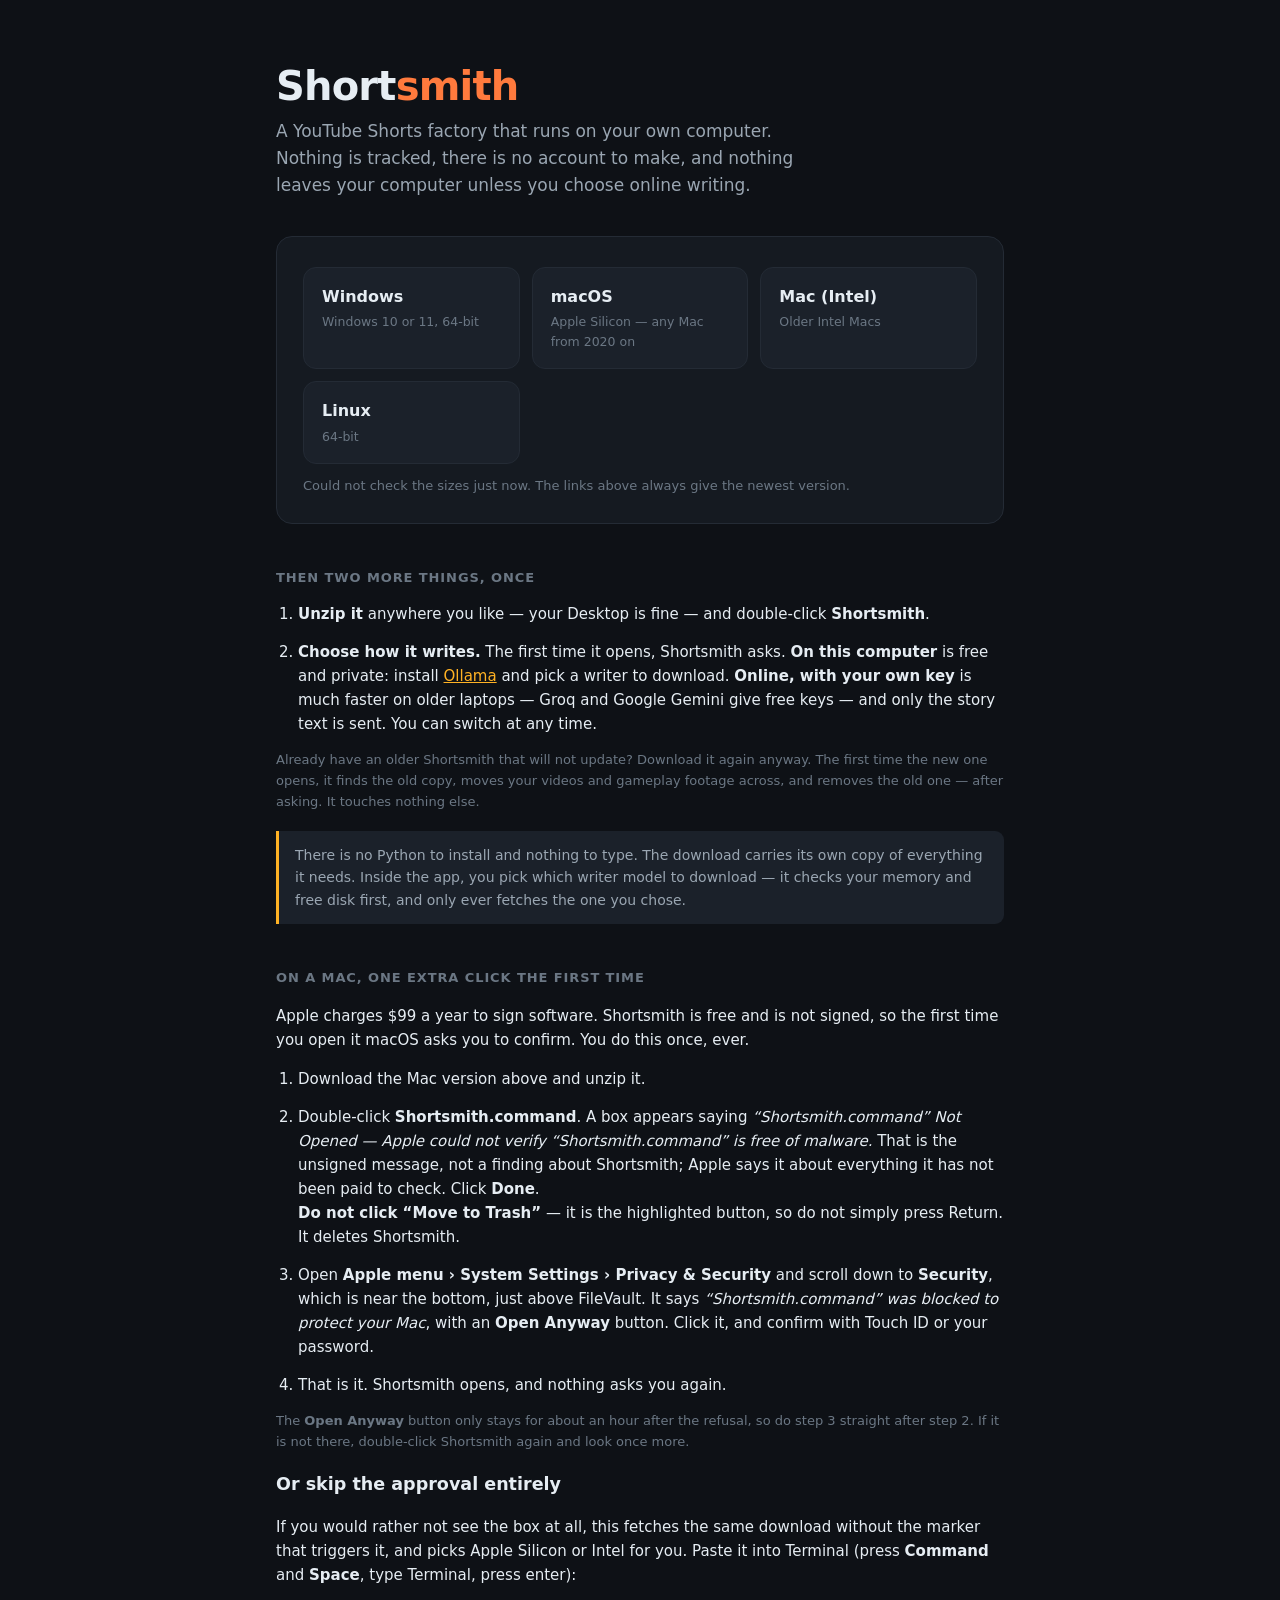
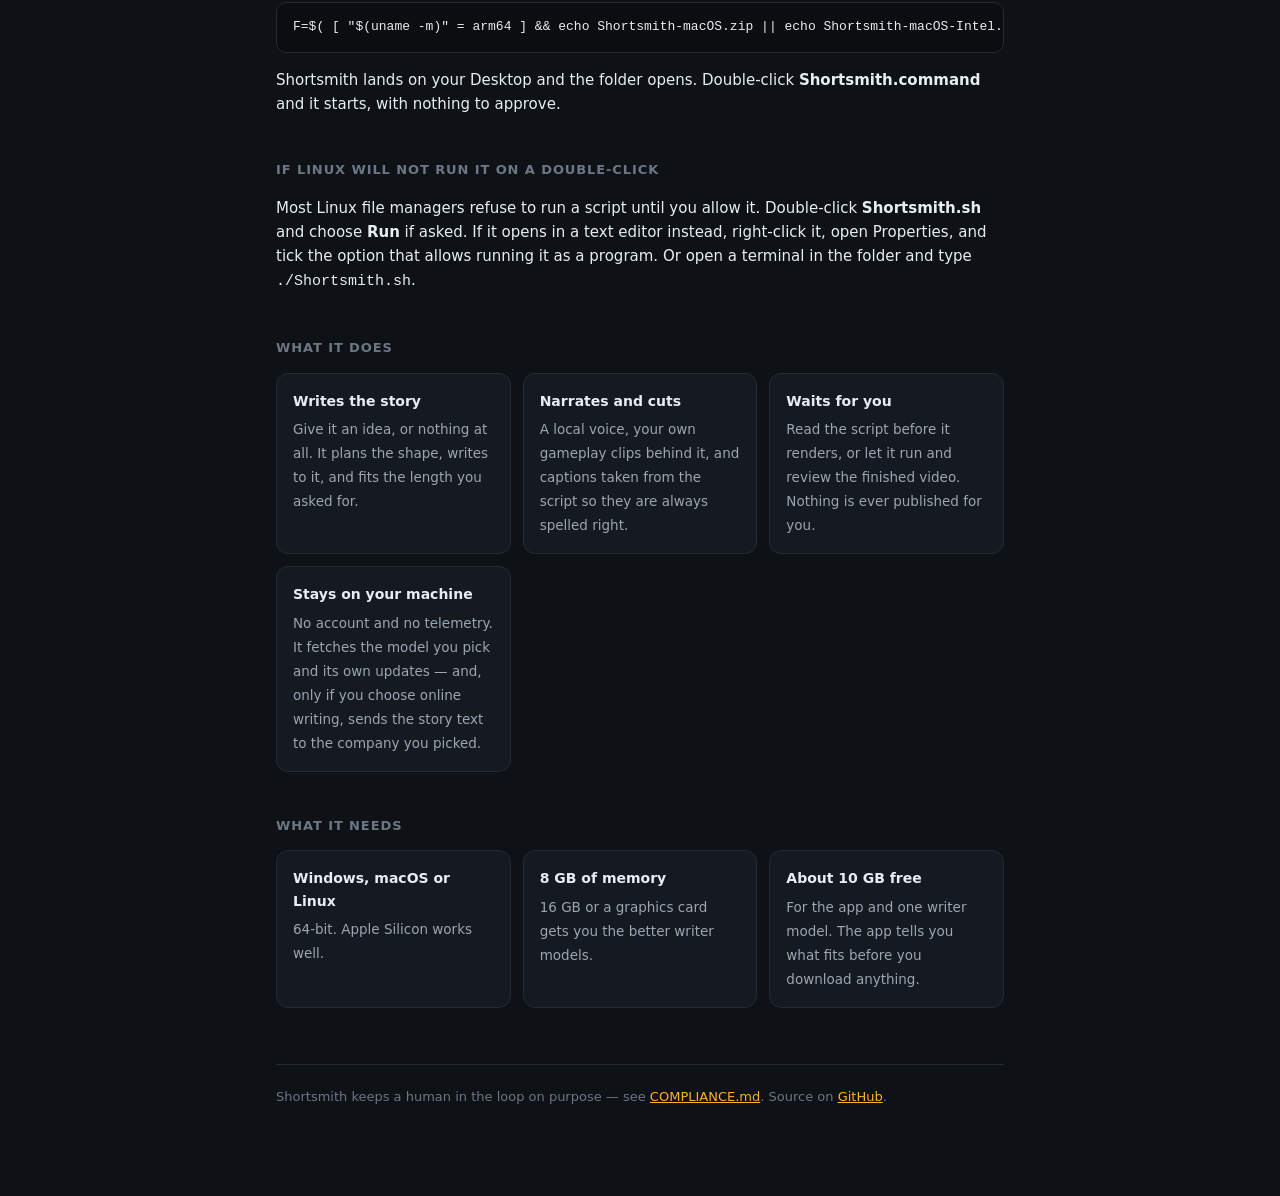
<file: docs/index.html>
<!doctype html>
<html lang="en">
<head>
<meta charset="utf-8">
<meta name="viewport" content="width=device-width, initial-scale=1">
<title>Shortsmith</title>
<meta name="description" content="A YouTube Shorts factory that runs entirely on your own computer.">
<style>
  :root{
    --bg:#0e1116; --panel:#151a21; --panel2:#1b212a; --line:#242b35;
    --txt:#e6edf3; --dim:#9aa6b2; --faint:#6b7784;
    --accent:#ff7a3d; --accent2:#ffb224; --ok:#3fb950;
  }
  *{box-sizing:border-box}
  html,body{margin:0;padding:0}
  body{background:var(--bg);color:var(--txt);
    font:15px/1.6 system-ui,-apple-system,"Segoe UI",Roboto,Helvetica,Arial,sans-serif;
    -webkit-font-smoothing:antialiased}
  .wrap{max-width:760px;margin:0 auto;padding:64px 16px 90px}
  h1{font-size:40px;line-height:1.1;letter-spacing:-.8px;margin:0 0 10px;font-weight:750}
  h1 span{color:var(--accent)}
  .tag{font-size:17px;color:var(--dim);margin:0 0 36px;max-width:50ch}
  .card{background:var(--panel);border:1px solid var(--line);border-radius:16px;padding:26px}
  .btn{display:inline-flex;align-items:center;gap:10px;background:var(--accent);
    color:#140a04;border:0;border-radius:11px;padding:15px 26px;font-size:16.5px;
    font-weight:700;text-decoration:none;cursor:pointer;transition:filter .15s}
  .btn:hover{filter:brightness(1.08)}
  .btn.ghost{background:var(--panel2);color:var(--txt);border:1px solid var(--line);
    font-size:14px;font-weight:600;padding:11px 18px}
  .meta{font-size:13px;color:var(--faint);margin-top:12px}
  .small{font-size:13px;color:var(--faint)}
  .others{margin-top:20px;display:flex;flex-wrap:wrap;gap:9px}
  /* Four downloads of equal weight. The previous layout gave one platform a
     large button and demoted the rest to small links underneath, which made
     three of the four look like afterthoughts. */
  .picks{display:grid;grid-template-columns:repeat(auto-fit,minmax(215px,1fr));
    gap:12px;margin:4px 0 2px}
  .pick{display:flex;flex-direction:column;gap:3px;background:var(--panel2);
    border:1px solid var(--line);border-radius:13px;padding:16px 18px;
    text-decoration:none;color:var(--txt);transition:border-color .15s,transform .15s}
  .pick:hover{border-color:var(--accent);transform:translateY(-1px)}
  .pick b{font-size:16px;font-weight:700}
  .pick span{font-size:12.5px;color:var(--faint)}
  .pick em{color:var(--accent);font-weight:600;font-size:11.5px;font-style:normal;
    letter-spacing:.3px;text-transform:uppercase}
  h2{font-size:13px;text-transform:uppercase;letter-spacing:.9px;color:var(--faint);
    margin:44px 0 14px;font-weight:650}
  ol{padding-left:22px;margin:0}
  ol li{margin-bottom:14px}
  ol li b{color:var(--txt)}
  .note{background:var(--panel2);border-left:3px solid var(--accent2);
    border-radius:0 9px 9px 0;padding:13px 16px;font-size:14px;color:var(--dim);margin-top:18px}
  .grid{display:grid;grid-template-columns:repeat(auto-fit,minmax(210px,1fr));gap:12px;margin-top:6px}
  .f{background:var(--panel);border:1px solid var(--line);border-radius:12px;padding:16px}
  .f b{display:block;font-size:14px;margin-bottom:5px}
  .f span{font-size:13.5px;color:var(--dim)}
  a{color:var(--accent2)}
  footer{margin-top:56px;padding-top:22px;border-top:1px solid var(--line);
    font-size:13px;color:var(--faint)}
  @media (max-width:560px){ h1{font-size:31px} .wrap{padding:40px 16px 70px} }
</style>
</head>
<body>
<div class="wrap">

  <h1>Short<span>smith</span></h1>
  <p class="tag">A YouTube Shorts factory that runs on your own computer.
    Nothing is tracked, there is no account to make, and nothing leaves your
    computer unless you choose online writing.</p>

  <div class="card">
    <div class="picks" id="picks"></div>
    <div class="meta" id="meta">Loading the downloads&hellip;</div>
  </div>

  <h2>Then two more things, once</h2>
  <ol>
    <li><b>Unzip it</b> anywhere you like &mdash; your Desktop is fine &mdash; and
      double-click <b>Shortsmith</b>.</li>
    <li><b>Choose how it writes.</b> The first time it opens, Shortsmith asks.
      <b>On this computer</b> is free and private: install
      <a href="https://ollama.com/download" rel="noopener">Ollama</a> and pick a
      writer to download. <b>Online, with your own key</b> is much faster on older
      laptops &mdash; Groq and Google Gemini give free keys &mdash; and only the story
      text is sent. You can switch at any time.</li>
  </ol>
  <p class="small">
    Already have an older Shortsmith that will not update? Download it again
    anyway. The first time the new one opens, it finds the old copy, moves your
    videos and gameplay footage across, and removes the old one &mdash; after
    asking. It touches nothing else.
  </p>

  <div class="note">
    There is no Python to install and nothing to type. The download carries its
    own copy of everything it needs. Inside the app, you pick which writer model
    to download &mdash; it checks your memory and free disk first, and only ever
    fetches the one you chose.
  </div>

  <!-- These steps are deliberately here and not only inside the download. If
       macOS refuses to open anything in the folder, a note inside that folder
       is no use; this page always opens. -->
  <h2 id="mac-blocked">On a Mac, one extra click the first time</h2>
  <p>
    Apple charges $99 a year to sign software. Shortsmith is free and is not
    signed, so the first time you open it macOS asks you to confirm. You do
    this once, ever.
  </p>
  <ol>
    <li>Download the Mac version above and unzip it.</li>
    <li>Double-click <b>Shortsmith.command</b>. A box appears saying
      <i>&ldquo;Shortsmith.command&rdquo; Not Opened &mdash; Apple could not
      verify &ldquo;Shortsmith.command&rdquo; is free of malware.</i> That is
      the unsigned message, not a finding about Shortsmith; Apple says it
      about everything it has not been paid to check. Click <b>Done</b>.
      <br><b>Do not click &ldquo;Move to Trash&rdquo;</b> &mdash; it is the
      highlighted button, so do not simply press Return. It deletes
      Shortsmith.</li>
    <li>Open <b>Apple menu &rsaquo; System Settings &rsaquo; Privacy &amp;
      Security</b> and scroll down to <b>Security</b>, which is near the
      bottom, just above FileVault. It says
      <i>&ldquo;Shortsmith.command&rdquo; was blocked to protect your Mac</i>,
      with an <b>Open Anyway</b> button. Click it, and confirm with Touch ID
      or your password.</li>
    <li>That is it. Shortsmith opens, and nothing asks you again.</li>
  </ol>
  <p class="small">
    The <b>Open Anyway</b> button only stays for about an hour after the
    refusal, so do step 3 straight after step 2. If it is not there,
    double-click Shortsmith again and look once more.
  </p>

  <h3>Or skip the approval entirely</h3>
  <p>
    If you would rather not see the box at all, this fetches the same download
    without the marker that triggers it, and picks Apple Silicon or Intel for
    you. Paste it into Terminal (press <b>Command</b> and <b>Space</b>, type
    Terminal, press enter):
  </p>
  <pre style="background:#0c0d10;border:1px solid #262a33;border-radius:10px;
              padding:14px 16px;overflow-x:auto;font-size:13px;line-height:1.6"><code>F=$( [ "$(uname -m)" = arm64 ] &amp;&amp; echo Shortsmith-macOS.zip || echo Shortsmith-macOS-Intel.zip ); curl -fL -o ~/Downloads/Shortsmith.zip "https://github.com/Onrynx/ShortSmith/releases/latest/download/$F" &amp;&amp; unzip -qo ~/Downloads/Shortsmith.zip -d ~/Desktop &amp;&amp; open ~/Desktop/Shortsmith</code></pre>
  <p>
    Shortsmith lands on your Desktop and the folder opens. Double-click
    <b>Shortsmith.command</b> and it starts, with nothing to approve.
  </p>

  <h2 id="linux-blocked">If Linux will not run it on a double-click</h2>
  <p>
    Most Linux file managers refuse to run a script until you allow it.
    Double-click <b>Shortsmith.sh</b> and choose <b>Run</b> if asked. If it
    opens in a text editor instead, right-click it, open Properties, and tick
    the option that allows running it as a program. Or open a terminal in the
    folder and type <code>./Shortsmith.sh</code>.
  </p>

  <h2>What it does</h2>
  <div class="grid">
    <div class="f"><b>Writes the story</b><span>Give it an idea, or nothing at all.
      It plans the shape, writes to it, and fits the length you asked for.</span></div>
    <div class="f"><b>Narrates and cuts</b><span>A local voice, your own gameplay
      clips behind it, and captions taken from the script so they are always spelled right.</span></div>
    <div class="f"><b>Waits for you</b><span>Read the script before it renders, or
      let it run and review the finished video. Nothing is ever published for you.</span></div>
    <div class="f"><b>Stays on your machine</b><span>No account and no telemetry. It
      fetches the model you pick and its own updates &mdash; and, only if you choose
      online writing, sends the story text to the company you picked.</span></div>
  </div>

  <h2>What it needs</h2>
  <div class="grid">
    <div class="f"><b>Windows, macOS or Linux</b><span>64-bit. Apple Silicon works well.</span></div>
    <div class="f"><b>8 GB of memory</b><span>16 GB or a graphics card gets you the
      better writer models.</span></div>
    <div class="f"><b>About 10 GB free</b><span>For the app and one writer model.
      The app tells you what fits before you download anything.</span></div>
  </div>

  <footer>
    Shortsmith keeps a human in the loop on purpose &mdash; see
    <a href="https://github.com/Onrynx/ShortSmith/blob/main/COMPLIANCE.md" rel="noopener">COMPLIANCE.md</a>.
    Source on <a href="https://github.com/Onrynx/ShortSmith" rel="noopener">GitHub</a>.
  </footer>
</div>

<script>
// Only ever offer a download that exists.
//
// The first version listed Windows, macOS and Linux unconditionally, and two
// of those files had never been built — so a Mac visitor got a 404 from the
// main button and an Android visitor got two dead links underneath. Asking
// GitHub which assets are actually attached fixes that for good, and means a
// macOS or Linux build starts appearing here the moment it is uploaded,
// without this page being edited.
(function () {
  var OWNER = 'Onrynx', NAME = 'ShortSmith';
  var REPO = 'https://github.com/' + OWNER + '/' + NAME;
  var LATEST = REPO + '/releases/latest/download/';
  var API = 'https://api.github.com/repos/' + OWNER + '/' + NAME + '/releases/latest';

  // macOS needs two. A bundle built on Apple Silicon holds arm64 code only,
  // so an Intel Mac that downloads it gets "Bad CPU type in executable" after
  // 109 MB. And the page cannot tell them apart: Safari reports the platform
  // as "MacIntel" on Apple Silicon too. So Apple Silicon is offered as the
  // default -- every Mac sold since 2020 -- with Intel listed beside it, and
  // the one-line install above works out the processor itself.
  var BUILDS = {
    windows:    {name: 'Windows',   file: 'Shortsmith-Windows.zip',       note: 'Windows 10 or 11, 64-bit'},
    macos:      {name: 'macOS',     file: 'Shortsmith-macOS.zip',         note: 'Apple Silicon — any Mac from 2020 on'},
    macosintel: {name: 'Mac (Intel)', file: 'Shortsmith-macOS-Intel.zip', note: 'Older Intel Macs'},
    linux:      {name: 'Linux',     file: 'Shortsmith-Linux.zip',         note: '64-bit'}
  };

  var picks = document.getElementById('picks');
  var meta = document.getElementById('meta');

  function detect() {
    var d = navigator.userAgentData;
    var p = ((d && d.platform) ? d.platform : (navigator.platform || '')) + ' ' +
            (navigator.userAgent || '');
    p = p.toLowerCase();
    // Order matters: "android" contains "linux", and an iPad reports as a Mac.
    if (p.indexOf('android') >= 0) return 'phone';
    if (p.indexOf('iphone') >= 0 || p.indexOf('ipad') >= 0 || p.indexOf('ipod') >= 0) return 'phone';
    // An iPad does not say "iPad": since iPadOS 13 it claims to be a Mac,
    // word for word. The one signal it cannot hide is the touch screen --
    // real Macs report no touch points. Without this, iPad users get the
    // Mac download tagged "looks like your computer" and a zip that
    // nothing on the device can run.
    if (p.indexOf('mac') >= 0 && navigator.maxTouchPoints > 1) return 'phone';
    if (p.indexOf('win') >= 0) return 'windows';
    if (p.indexOf('mac') >= 0 || p.indexOf('darwin') >= 0) return 'macos';
    if (p.indexOf('linux') >= 0 || p.indexOf('x11') >= 0) return 'linux';
    return null;
  }

  function mb(bytes) { return Math.round(bytes / 1048576) + ' MB'; }

  function render(available) {
    var found = detect();
    picks.innerHTML = '';

    // A phone cannot run this at all. Saying so is kinder than four download
    // buttons that each produce a file nothing on the device can open.
    if (found === 'phone') {
      meta.textContent = 'Shortsmith makes the video on the machine it runs on, ' +
                         'so it needs a Windows PC, a Mac or a Linux computer. ' +
                         'There is no phone version. Open this page on a computer.';
      return;
    }

    // Every platform gets the same tile. The page can mark which one looks
    // like yours, but it should not decide for you -- and on a Mac it cannot
    // tell Apple Silicon from Intel anyway, because Safari reports both as
    // "MacIntel". Showing all four and labelling the likely one is honest
    // about what the page actually knows.
    var shown = 0;
    Object.keys(BUILDS).forEach(function (key) {
      var b = BUILDS[key];
      if (!available[b.file]) return;              // never link a missing file
      var a = document.createElement('a');
      a.className = 'pick';
      a.href = LATEST + b.file;
      var yours = (key === found)
        ? '<em>Looks like your computer</em>'
        : '';
      a.innerHTML = yours +
                    '<b>' + b.name + '</b>' +
                    '<span>' + b.note + ' \u00b7 ' + mb(available[b.file]) + '</span>';
      picks.appendChild(a);
      shown++;
    });

    if (!shown) {
      meta.innerHTML = 'The downloads are not published yet. ' +
                       '<a href="' + REPO + '/releases">Check the releases page</a>.';
      return;
    }
    meta.innerHTML = 'Unzip it and open Shortsmith. ' +
                     '<b>On a Mac, see the step below first</b> \u2014 it takes ' +
                     'one click and you only do it once.';
  }

  // Ask what is actually attached. If the request fails — offline, or GitHub
  // rate-limiting an unauthenticated call — fall back to the releases page,
  // which always exists, rather than guessing at filenames.
  fetch(API, {headers: {'Accept': 'application/vnd.github+json'}})
    .then(function (r) { if (!r.ok) throw new Error(r.status); return r.json(); })
    .then(function (data) {
      var available = {};
      (data.assets || []).forEach(function (a) { available[a.name] = a.size; });
      render(available);
    })
    .catch(function () {
      // GitHub unreachable, so the sizes are unknown. Still offer every
      // download rather than one link to go hunting through.
      picks.innerHTML = '';
      Object.keys(BUILDS).forEach(function (key) {
        var b = BUILDS[key];
        var a = document.createElement('a');
        a.className = 'pick';
        a.href = LATEST + b.file;
        a.innerHTML = '<b>' + b.name + '</b><span>' + b.note + '</span>';
        picks.appendChild(a);
      });
      meta.textContent = 'Could not check the sizes just now. ' +
                         'The links above always give the newest version.';
    });
})();
</script>
</body>
</html>
</file>
